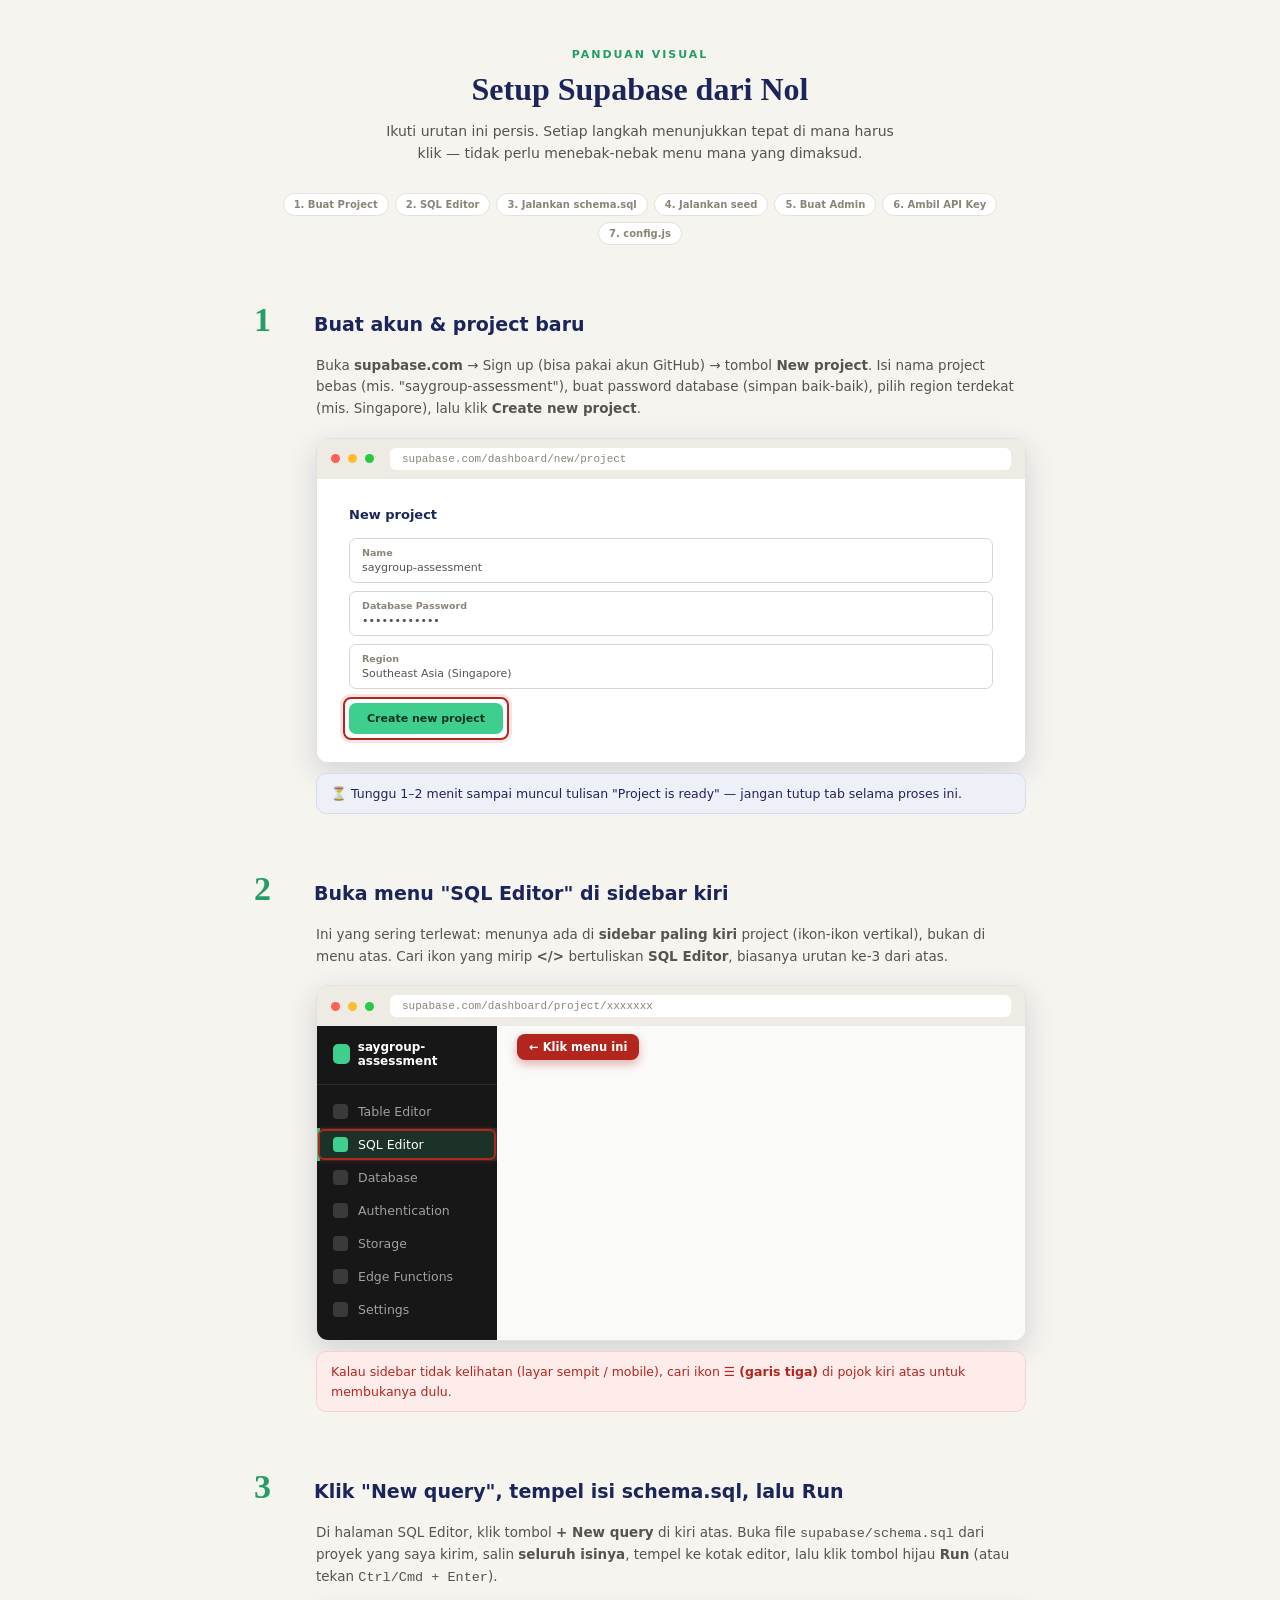
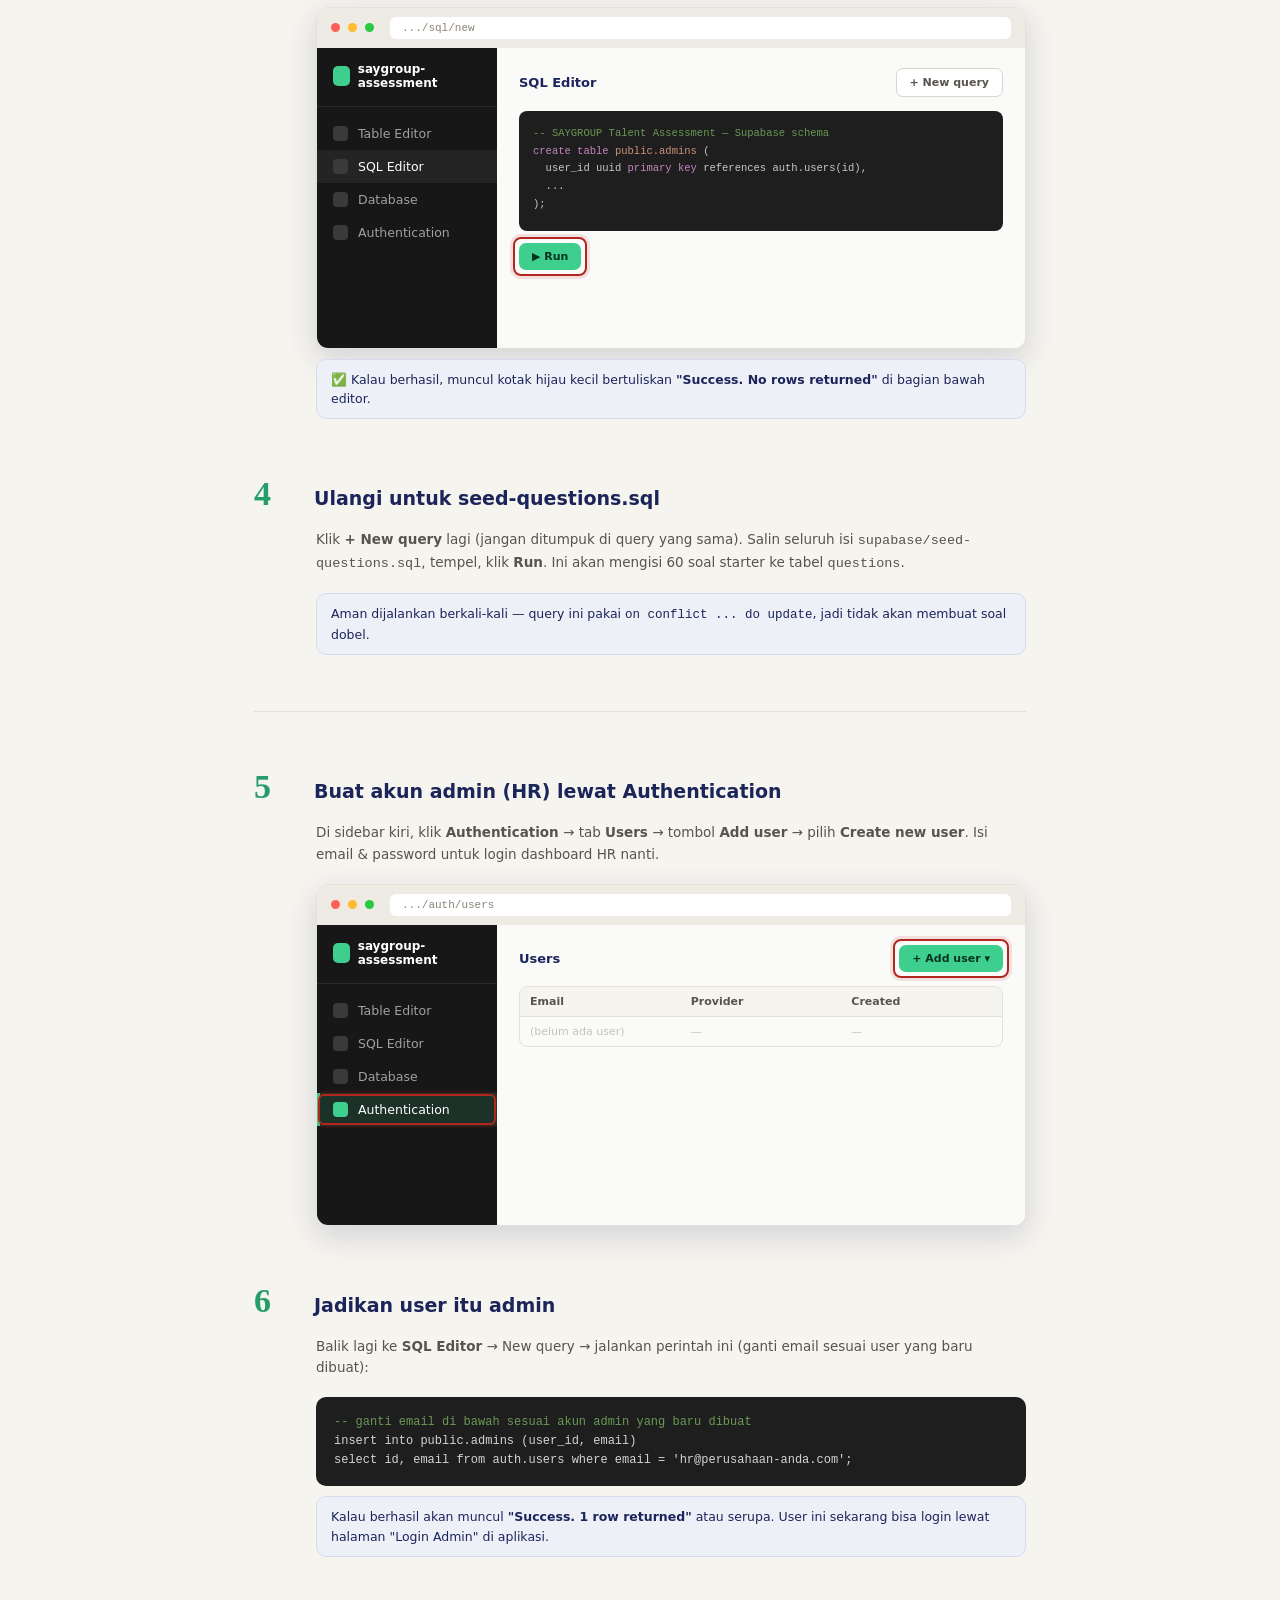
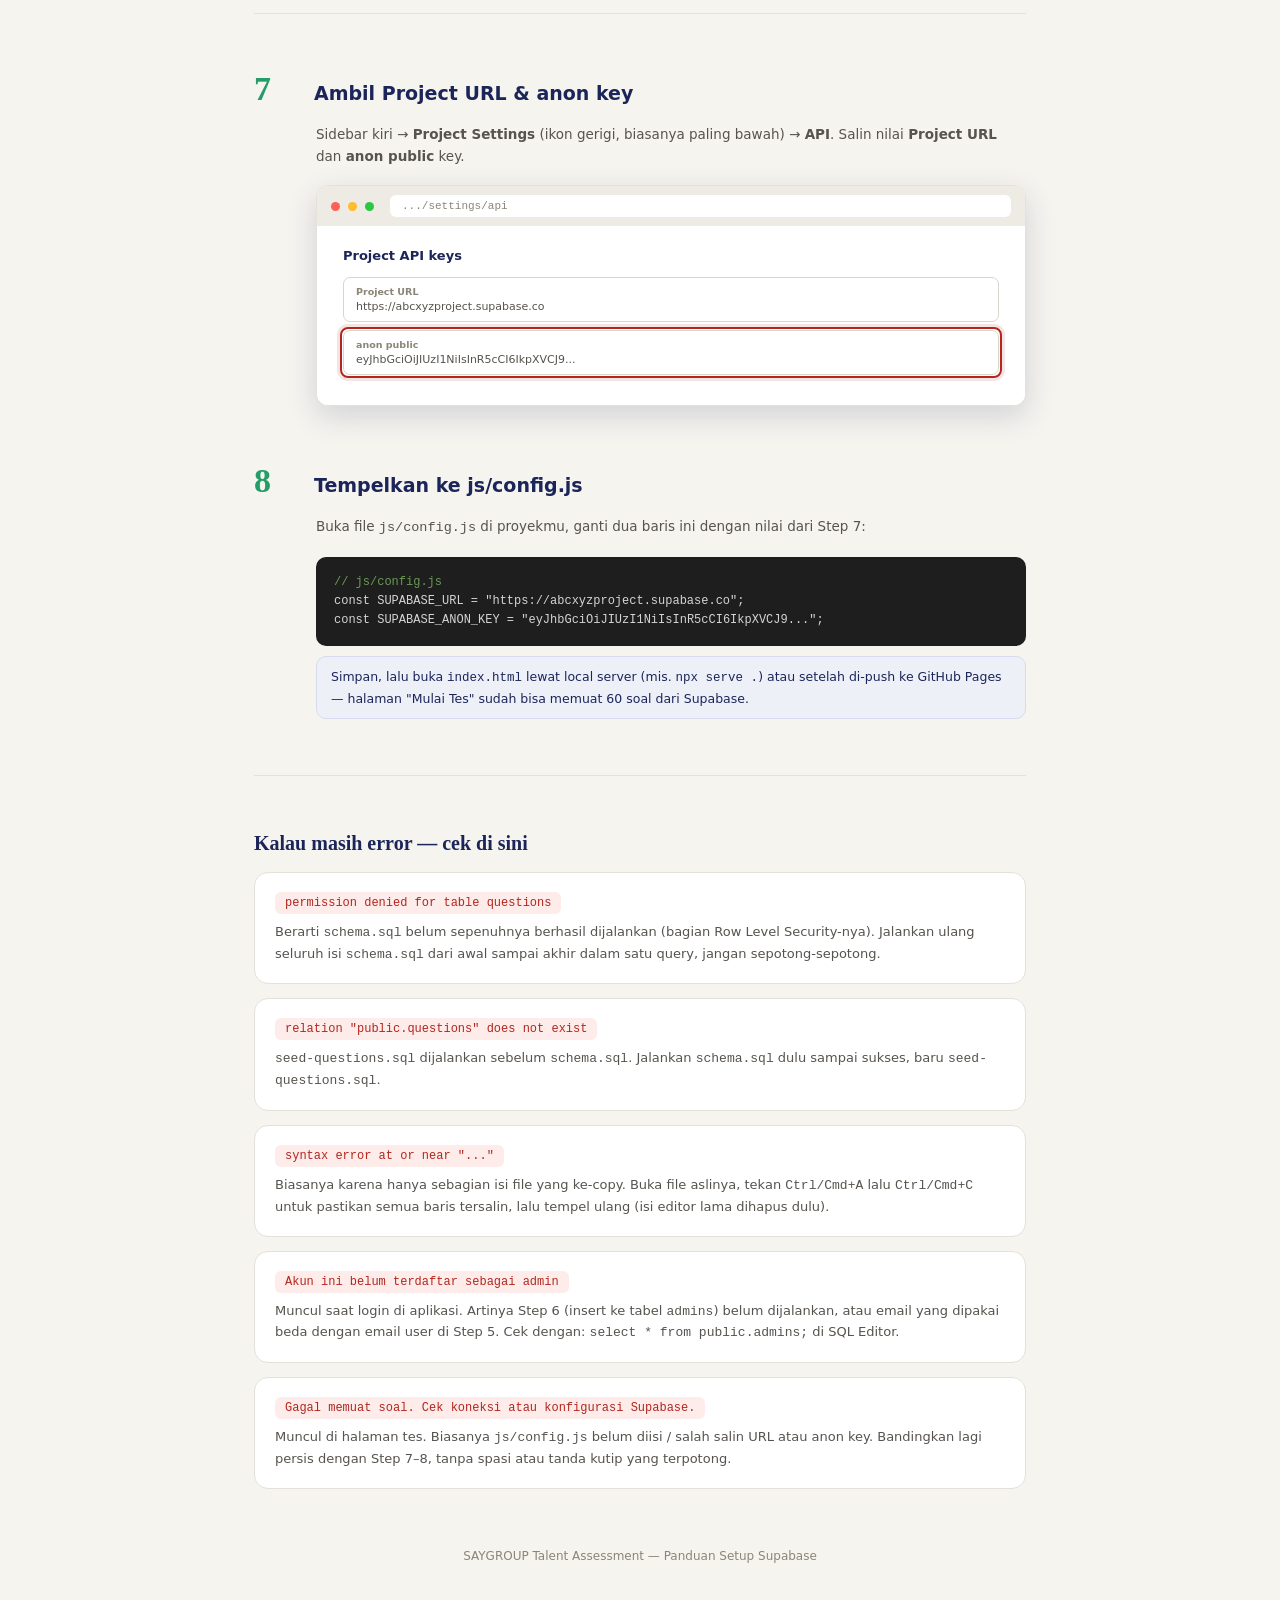
<file: PANDUAN-VISUAL-SETUP.html>
<!DOCTYPE html>
<html lang="id">
<head>
<meta charset="UTF-8">
<meta name="viewport" content="width=device-width, initial-scale=1.0">
<title>Panduan Setup Supabase — SAYGROUP Talent Assessment</title>
<style>
  :root {
    --ink:#1B2559; --bg:#F6F4EF; --border:#E4E1D8; --muted:#8B8578; --text3:#57534E;
    --sb-panel-page: #ffffff;
    --sb-dark:#171717; --sb-dark2:#1f1f1f; --sb-green:#3ecf8e; --sb-green-dark:#249d68;
    --sb-text-dim:#a0a0a0; --sb-border:#2a2a2a;
    --danger:#B3261E; --danger-bg:#FDECEA;
  }
  * { box-sizing:border-box; }
  body { margin:0; font-family: ui-sans-serif, system-ui, -apple-system, 'Segoe UI', sans-serif; background:var(--bg); color:#262321; }
  .wrap { max-width: 820px; margin: 0 auto; padding: 48px 24px 100px 24px; }
  header.top { text-align:center; margin-bottom: 48px; }
  header.top .eyebrow { font-size:11px; font-weight:700; letter-spacing:2px; color:var(--sb-green-dark); text-transform:uppercase; margin-bottom:10px; }
  header.top h1 { font-family: Georgia, serif; font-size:32px; color:var(--ink); margin:0 0 12px 0; }
  header.top p { color:var(--text3); font-size:14px; line-height:1.6; max-width:520px; margin:0 auto; }

  .roadmap { display:flex; justify-content:center; gap:6px; margin: 28px 0 8px 0; flex-wrap:wrap; }
  .roadmap span { font-size:10px; font-weight:700; padding:5px 10px; border-radius:9999px; background:#fff; border:1px solid var(--border); color:var(--muted); }

  .step { position:relative; margin: 56px 0; }
  .step-head { display:flex; align-items:baseline; gap:14px; margin-bottom:16px; }
  .step-num { font-family: Georgia, serif; font-size:34px; font-weight:bold; color: var(--sb-green-dark); flex-shrink:0; min-width:46px; }
  .step-title { font-size:19px; font-weight:700; color:var(--ink); }
  .step-desc { font-size:13.5px; color:var(--text3); line-height:1.6; margin: 0 0 18px 62px; }
  .step-body { margin-left: 62px; }

  /* ---------- Browser / dashboard mockup ---------- */
  .browser { border-radius:12px; overflow:hidden; box-shadow:0 10px 30px rgba(27,37,89,0.16); border:1px solid var(--border); background:#fff; }
  .browser-bar { background:#EDEBE4; padding:9px 14px; display:flex; align-items:center; gap:8px; }
  .browser-bar .dot { width:9px; height:9px; border-radius:50%; }
  .browser-bar .url { flex:1; background:#fff; border-radius:6px; padding:5px 12px; font-size:11px; color:#8B8578; margin-left:8px; font-family: 'Courier New', monospace; }

  .dash { display:flex; min-height: 300px; background:#fff; }
  .sidebar { width:180px; background:var(--sb-dark); flex-shrink:0; padding:14px 0; }
  .sidebar .brand { display:flex; align-items:center; gap:8px; padding: 0 16px 16px 16px; border-bottom:1px solid var(--sb-border); margin-bottom:10px;}
  .sidebar .brand .logo { width:20px;height:20px;border-radius:5px;background:var(--sb-green); }
  .sidebar .brand span { color:#fff; font-size:12px; font-weight:700; }
  .sb-item { display:flex; align-items:center; gap:10px; padding:9px 16px; font-size:12.5px; color:var(--sb-text-dim); position:relative; }
  .sb-item .ic { width:15px; height:15px; border-radius:4px; background:#3a3a3a; flex-shrink:0; }
  .sb-item.active { color:#fff; background:#242424; }
  .sb-item.highlight { color:#fff; background: rgba(62,207,142,0.14); box-shadow: inset 3px 0 0 var(--sb-green); }
  .sb-item.highlight .ic { background: var(--sb-green); }

  .main { flex:1; padding:20px 22px; position:relative; background:#FAFAF9; }
  .main-topbar { display:flex; justify-content:space-between; align-items:center; margin-bottom:14px; }
  .main-title { font-size:13px; font-weight:700; color:var(--ink); }
  .btn-mock { font-size:11px; font-weight:700; padding:7px 13px; border-radius:7px; }
  .btn-mock.green { background:var(--sb-green); color:#06331f; }
  .btn-mock.outline { border:1px solid #D8D5CC; color:#57534E; background:#fff; }

  .editor-mock { background:#1e1e1e; border-radius:8px; padding:14px; font-family:'Courier New',monospace; font-size:10.5px; color:#c9c9c9; line-height:1.7; min-height:120px; white-space:pre-wrap; }
  .editor-mock .kw { color:#c586c0; } .editor-mock .str { color:#ce9178; } .editor-mock .com { color:#6a9955; }

  .table-mock { border:1px solid var(--border); border-radius:8px; overflow:hidden; font-size:11px; }
  .table-mock .tr { display:flex; border-top:1px solid var(--border); }
  .table-mock .tr:first-child { border-top:none; background:#F5F4EF; font-weight:700; color:#57534E; }
  .table-mock .td { padding:8px 10px; flex:1; }

  .field-mock { border:1px solid #D8D5CC; border-radius:7px; padding:8px 12px; font-size:11px; color:#57534E; background:#fff; margin-bottom:8px; }
  .field-mock .lbl { display:block; font-size:9.5px; font-weight:700; color:#8B8578; margin-bottom:3px; }

  /* Callout: pointer + bubble */
  .callout { position:absolute; z-index:5; display:flex; align-items:center; gap:8px; animation: pulse 1.8s ease-in-out infinite; }
  .callout .bubble { background:var(--danger); color:#fff; font-size:11.5px; font-weight:700; padding:6px 12px; border-radius:8px; white-space:nowrap; box-shadow:0 4px 10px rgba(179,38,30,.35); }
  .callout .arrow { width:0; height:0; }
  @keyframes pulse { 0%,100% { transform: translateY(0); } 50% { transform: translateY(-4px); } }

  .ring { position:absolute; border:2.5px solid var(--danger); border-radius:8px; pointer-events:none; box-shadow: 0 0 0 3px rgba(179,38,30,0.12); }

  pre.code { background:#1e1e1e; color:#d4d4d4; border-radius:10px; padding:16px 18px; font-size:12px; overflow-x:auto; line-height:1.6; margin: 10px 0; }
  pre.code .com { color:#6a9955; }
  .note { background:#EEF0F8; border:1px solid #D7DBF0; color:var(--ink); font-size:12.5px; padding:10px 14px; border-radius:10px; margin-top:10px; line-height:1.55; }
  .warn { background:var(--danger-bg); border:1px solid #F3D2CE; color:var(--danger); font-size:12.5px; padding:10px 14px; border-radius:10px; margin-top:10px; line-height:1.55; }

  .divider { height:1px; background:var(--border); margin:56px 0; }

  .trouble { background:#fff; border:1px solid var(--border); border-radius:14px; padding:18px 20px; margin-bottom:14px; }
  .trouble .err { font-family:'Courier New',monospace; font-size:12px; color:var(--danger); background:var(--danger-bg); display:inline-block; padding:4px 10px; border-radius:6px; margin-bottom:8px; }
  .trouble .fix { font-size:13px; color:var(--text3); line-height:1.6; }

  footer.end { text-align:center; margin-top:60px; font-size:12px; color:var(--muted); }
</style>
</head>
<body>
<div class="wrap">

  <header class="top">
    <div class="eyebrow">Panduan Visual</div>
    <h1>Setup Supabase dari Nol</h1>
    <p>Ikuti urutan ini persis. Setiap langkah menunjukkan tepat di mana harus klik —
    tidak perlu menebak-nebak menu mana yang dimaksud.</p>
    <div class="roadmap">
      <span>1. Buat Project</span><span>2. SQL Editor</span><span>3. Jalankan schema.sql</span>
      <span>4. Jalankan seed</span><span>5. Buat Admin</span><span>6. Ambil API Key</span><span>7. config.js</span>
    </div>
  </header>

  <!-- ================= STEP 1 ================= -->
  <div class="step">
    <div class="step-head"><div class="step-num">1</div><div class="step-title">Buat akun & project baru</div></div>
    <p class="step-desc">Buka <b>supabase.com</b> → Sign up (bisa pakai akun GitHub) → tombol <b>New project</b>.
    Isi nama project bebas (mis. "saygroup-assessment"), buat password database (simpan baik-baik), pilih region terdekat (mis. Singapore), lalu klik <b>Create new project</b>.</p>
    <div class="step-body">
      <div class="browser">
        <div class="browser-bar"><div class="dot" style="background:#FF5F57"></div><div class="dot" style="background:#FEBC2E"></div><div class="dot" style="background:#28C840"></div><div class="url">supabase.com/dashboard/new/project</div></div>
        <div style="padding:28px 32px;background:#fff;">
          <div style="font-size:13px;font-weight:700;color:var(--ink);margin-bottom:16px;">New project</div>
          <div class="field-mock"><span class="lbl">Name</span>saygroup-assessment</div>
          <div class="field-mock"><span class="lbl">Database Password</span>••••••••••••</div>
          <div class="field-mock"><span class="lbl">Region</span>Southeast Asia (Singapore)</div>
          <div style="position:relative;display:inline-block;margin-top:6px;">
            <div class="btn-mock green" style="padding:9px 18px;">Create new project</div>
            <div class="ring" style="top:-6px;left:-6px;right:-6px;bottom:-6px;"></div>
          </div>
        </div>
      </div>
      <div class="note">⏳ Tunggu 1–2 menit sampai muncul tulisan "Project is ready" — jangan tutup tab selama proses ini.</div>
    </div>
  </div>

  <!-- ================= STEP 2 ================= -->
  <div class="step">
    <div class="step-head"><div class="step-num">2</div><div class="step-title">Buka menu "SQL Editor" di sidebar kiri</div></div>
    <p class="step-desc">Ini yang sering terlewat: menunya ada di <b>sidebar paling kiri</b> project (ikon-ikon vertikal), bukan di menu atas. Cari ikon yang mirip <b>&lt;/&gt;</b> bertuliskan <b>SQL Editor</b>, biasanya urutan ke-3 dari atas.</p>
    <div class="step-body">
      <div class="browser">
        <div class="browser-bar"><div class="dot" style="background:#FF5F57"></div><div class="dot" style="background:#FEBC2E"></div><div class="dot" style="background:#28C840"></div><div class="url">supabase.com/dashboard/project/xxxxxxx</div></div>
        <div class="dash">
          <div class="sidebar">
            <div class="brand"><div class="logo"></div><span>saygroup-assessment</span></div>
            <div class="sb-item"><div class="ic"></div>Table Editor</div>
            <div class="sb-item highlight" style="position:relative;"><div class="ic"></div>SQL Editor
              <div class="ring" style="top:1px;left:1px;right:1px;bottom:1px;border-radius:6px;"></div>
            </div>
            <div class="sb-item"><div class="ic"></div>Database</div>
            <div class="sb-item"><div class="ic"></div>Authentication</div>
            <div class="sb-item"><div class="ic"></div>Storage</div>
            <div class="sb-item"><div class="ic"></div>Edge Functions</div>
            <div class="sb-item"><div class="ic"></div>Settings</div>
          </div>
          <div class="main">
            <div class="callout" style="top:8px;left:20px;">
              <div class="bubble">← Klik menu ini</div>
            </div>
          </div>
        </div>
      </div>
      <div class="warn">Kalau sidebar tidak kelihatan (layar sempit / mobile), cari ikon <b>☰ (garis tiga)</b> di pojok kiri atas untuk membukanya dulu.</div>
    </div>
  </div>

  <!-- ================= STEP 3 ================= -->
  <div class="step">
    <div class="step-head"><div class="step-num">3</div><div class="step-title">Klik "New query", tempel isi schema.sql, lalu Run</div></div>
    <p class="step-desc">Di halaman SQL Editor, klik tombol <b>+ New query</b> di kiri atas. Buka file <code>supabase/schema.sql</code> dari proyek yang saya kirim, salin <b>seluruh isinya</b>, tempel ke kotak editor, lalu klik tombol hijau <b>Run</b> (atau tekan <kbd>Ctrl/Cmd + Enter</kbd>).</p>
    <div class="step-body">
      <div class="browser">
        <div class="browser-bar"><div class="dot" style="background:#FF5F57"></div><div class="dot" style="background:#FEBC2E"></div><div class="dot" style="background:#28C840"></div><div class="url">.../sql/new</div></div>
        <div class="dash">
          <div class="sidebar">
            <div class="brand"><div class="logo"></div><span>saygroup-assessment</span></div>
            <div class="sb-item"><div class="ic"></div>Table Editor</div>
            <div class="sb-item active"><div class="ic"></div>SQL Editor</div>
            <div class="sb-item"><div class="ic"></div>Database</div>
            <div class="sb-item"><div class="ic"></div>Authentication</div>
          </div>
          <div class="main">
            <div class="main-topbar">
              <div class="main-title">SQL Editor</div>
              <div style="position:relative;">
                <div class="btn-mock outline">+ New query</div>
              </div>
            </div>
            <div class="editor-mock"><span class="com">-- SAYGROUP Talent Assessment — Supabase schema</span>
<span class="kw">create table</span> <span class="str">public.admins</span> (
  user_id uuid <span class="kw">primary key</span> references auth.users(id),
  ...
);</div>
            <div style="margin-top:12px;position:relative;display:inline-block;">
              <div class="btn-mock green">▶ Run</div>
              <div class="ring" style="top:-6px;left:-6px;right:-6px;bottom:-6px;"></div>
            </div>
          </div>
        </div>
      </div>
      <div class="note">✅ Kalau berhasil, muncul kotak hijau kecil bertuliskan <b>"Success. No rows returned"</b> di bagian bawah editor.</div>
    </div>
  </div>

  <!-- ================= STEP 4 ================= -->
  <div class="step">
    <div class="step-head"><div class="step-num">4</div><div class="step-title">Ulangi untuk seed-questions.sql</div></div>
    <p class="step-desc">Klik <b>+ New query</b> lagi (jangan ditumpuk di query yang sama). Salin seluruh isi <code>supabase/seed-questions.sql</code>, tempel, klik <b>Run</b>. Ini akan mengisi 60 soal starter ke tabel <code>questions</code>.</p>
    <div class="step-body">
      <div class="note">Aman dijalankan berkali-kali — query ini pakai <code>on conflict ... do update</code>, jadi tidak akan membuat soal dobel.</div>
    </div>
  </div>

  <div class="divider"></div>

  <!-- ================= STEP 5 ================= -->
  <div class="step">
    <div class="step-head"><div class="step-num">5</div><div class="step-title">Buat akun admin (HR) lewat Authentication</div></div>
    <p class="step-desc">Di sidebar kiri, klik <b>Authentication</b> → tab <b>Users</b> → tombol <b>Add user</b> → pilih <b>Create new user</b>. Isi email & password untuk login dashboard HR nanti.</p>
    <div class="step-body">
      <div class="browser">
        <div class="browser-bar"><div class="dot" style="background:#FF5F57"></div><div class="dot" style="background:#FEBC2E"></div><div class="dot" style="background:#28C840"></div><div class="url">.../auth/users</div></div>
        <div class="dash">
          <div class="sidebar">
            <div class="brand"><div class="logo"></div><span>saygroup-assessment</span></div>
            <div class="sb-item"><div class="ic"></div>Table Editor</div>
            <div class="sb-item"><div class="ic"></div>SQL Editor</div>
            <div class="sb-item"><div class="ic"></div>Database</div>
            <div class="sb-item highlight" style="position:relative;"><div class="ic"></div>Authentication
              <div class="ring" style="top:1px;left:1px;right:1px;bottom:1px;border-radius:6px;"></div>
            </div>
          </div>
          <div class="main">
            <div class="main-topbar">
              <div class="main-title">Users</div>
              <div style="position:relative;">
                <div class="btn-mock green">+ Add user ▾</div>
                <div class="ring" style="top:-6px;left:-6px;right:-6px;bottom:-6px;"></div>
              </div>
            </div>
            <div class="table-mock">
              <div class="tr"><div class="td">Email</div><div class="td">Provider</div><div class="td">Created</div></div>
              <div class="tr" style="color:#C7C3B8;"><div class="td">(belum ada user)</div><div class="td">—</div><div class="td">—</div></div>
            </div>
          </div>
        </div>
      </div>
    </div>
  </div>

  <!-- ================= STEP 6 ================= -->
  <div class="step">
    <div class="step-head"><div class="step-num">6</div><div class="step-title">Jadikan user itu admin</div></div>
    <p class="step-desc">Balik lagi ke <b>SQL Editor</b> → New query → jalankan perintah ini (ganti email sesuai user yang baru dibuat):</p>
    <div class="step-body">
<pre class="code"><span class="com">-- ganti email di bawah sesuai akun admin yang baru dibuat</span>
insert into public.admins (user_id, email)
select id, email from auth.users where email = 'hr@perusahaan-anda.com';</pre>
      <div class="note">Kalau berhasil akan muncul <b>"Success. 1 row returned"</b> atau serupa. User ini sekarang bisa login lewat halaman "Login Admin" di aplikasi.</div>
    </div>
  </div>

  <div class="divider"></div>

  <!-- ================= STEP 7 ================= -->
  <div class="step">
    <div class="step-head"><div class="step-num">7</div><div class="step-title">Ambil Project URL & anon key</div></div>
    <p class="step-desc">Sidebar kiri → <b>Project Settings</b> (ikon gerigi, biasanya paling bawah) → <b>API</b>. Salin nilai <b>Project URL</b> dan <b>anon public</b> key.</p>
    <div class="step-body">
      <div class="browser">
        <div class="browser-bar"><div class="dot" style="background:#FF5F57"></div><div class="dot" style="background:#FEBC2E"></div><div class="dot" style="background:#28C840"></div><div class="url">.../settings/api</div></div>
        <div style="padding:22px 26px;background:#fff;">
          <div style="font-size:13px;font-weight:700;color:var(--ink);margin-bottom:14px;">Project API keys</div>
          <div class="field-mock"><span class="lbl">Project URL</span>https://abcxyzproject.supabase.co</div>
          <div class="field-mock" style="position:relative;"><span class="lbl">anon public</span>eyJhbGciOiJIUzI1NiIsInR5cCI6IkpXVCJ9...
            <div class="ring" style="top:-4px;left:-4px;right:-4px;bottom:-4px;"></div>
          </div>
        </div>
      </div>
    </div>
  </div>

  <!-- ================= STEP 8 ================= -->
  <div class="step">
    <div class="step-head"><div class="step-num">8</div><div class="step-title">Tempelkan ke js/config.js</div></div>
    <p class="step-desc">Buka file <code>js/config.js</code> di proyekmu, ganti dua baris ini dengan nilai dari Step 7:</p>
    <div class="step-body">
<pre class="code"><span class="com">// js/config.js</span>
<span class="kw">const</span> SUPABASE_URL = <span class="str">"https://abcxyzproject.supabase.co"</span>;
<span class="kw">const</span> SUPABASE_ANON_KEY = <span class="str">"eyJhbGciOiJIUzI1NiIsInR5cCI6IkpXVCJ9..."</span>;</pre>
      <div class="note">Simpan, lalu buka <code>index.html</code> lewat local server (mis. <code>npx serve .</code>) atau setelah di-push ke GitHub Pages — halaman "Mulai Tes" sudah bisa memuat 60 soal dari Supabase.</div>
    </div>
  </div>

  <div class="divider"></div>

  <h2 style="font-family:Georgia,serif;color:var(--ink);font-size:20px;">Kalau masih error — cek di sini</h2>

  <div class="trouble">
    <div class="err">permission denied for table questions</div>
    <div class="fix">Berarti <code>schema.sql</code> belum sepenuhnya berhasil dijalankan (bagian Row Level Security-nya). Jalankan ulang seluruh isi <code>schema.sql</code> dari awal sampai akhir dalam satu query, jangan sepotong-sepotong.</div>
  </div>
  <div class="trouble">
    <div class="err">relation "public.questions" does not exist</div>
    <div class="fix"><code>seed-questions.sql</code> dijalankan sebelum <code>schema.sql</code>. Jalankan <code>schema.sql</code> dulu sampai sukses, baru <code>seed-questions.sql</code>.</div>
  </div>
  <div class="trouble">
    <div class="err">syntax error at or near "..."</div>
    <div class="fix">Biasanya karena hanya sebagian isi file yang ke-copy. Buka file aslinya, tekan <kbd>Ctrl/Cmd+A</kbd> lalu <kbd>Ctrl/Cmd+C</kbd> untuk pastikan semua baris tersalin, lalu tempel ulang (isi editor lama dihapus dulu).</div>
  </div>
  <div class="trouble">
    <div class="err">Akun ini belum terdaftar sebagai admin</div>
    <div class="fix">Muncul saat login di aplikasi. Artinya Step 6 (insert ke tabel <code>admins</code>) belum dijalankan, atau email yang dipakai beda dengan email user di Step 5. Cek dengan: <code>select * from public.admins;</code> di SQL Editor.</div>
  </div>
  <div class="trouble">
    <div class="err">Gagal memuat soal. Cek koneksi atau konfigurasi Supabase.</div>
    <div class="fix">Muncul di halaman tes. Biasanya <code>js/config.js</code> belum diisi / salah salin URL atau anon key. Bandingkan lagi persis dengan Step 7–8, tanpa spasi atau tanda kutip yang terpotong.</div>
  </div>

  <footer class="end">SAYGROUP Talent Assessment — Panduan Setup Supabase</footer>
</div>
</body>
</html>
</file>
